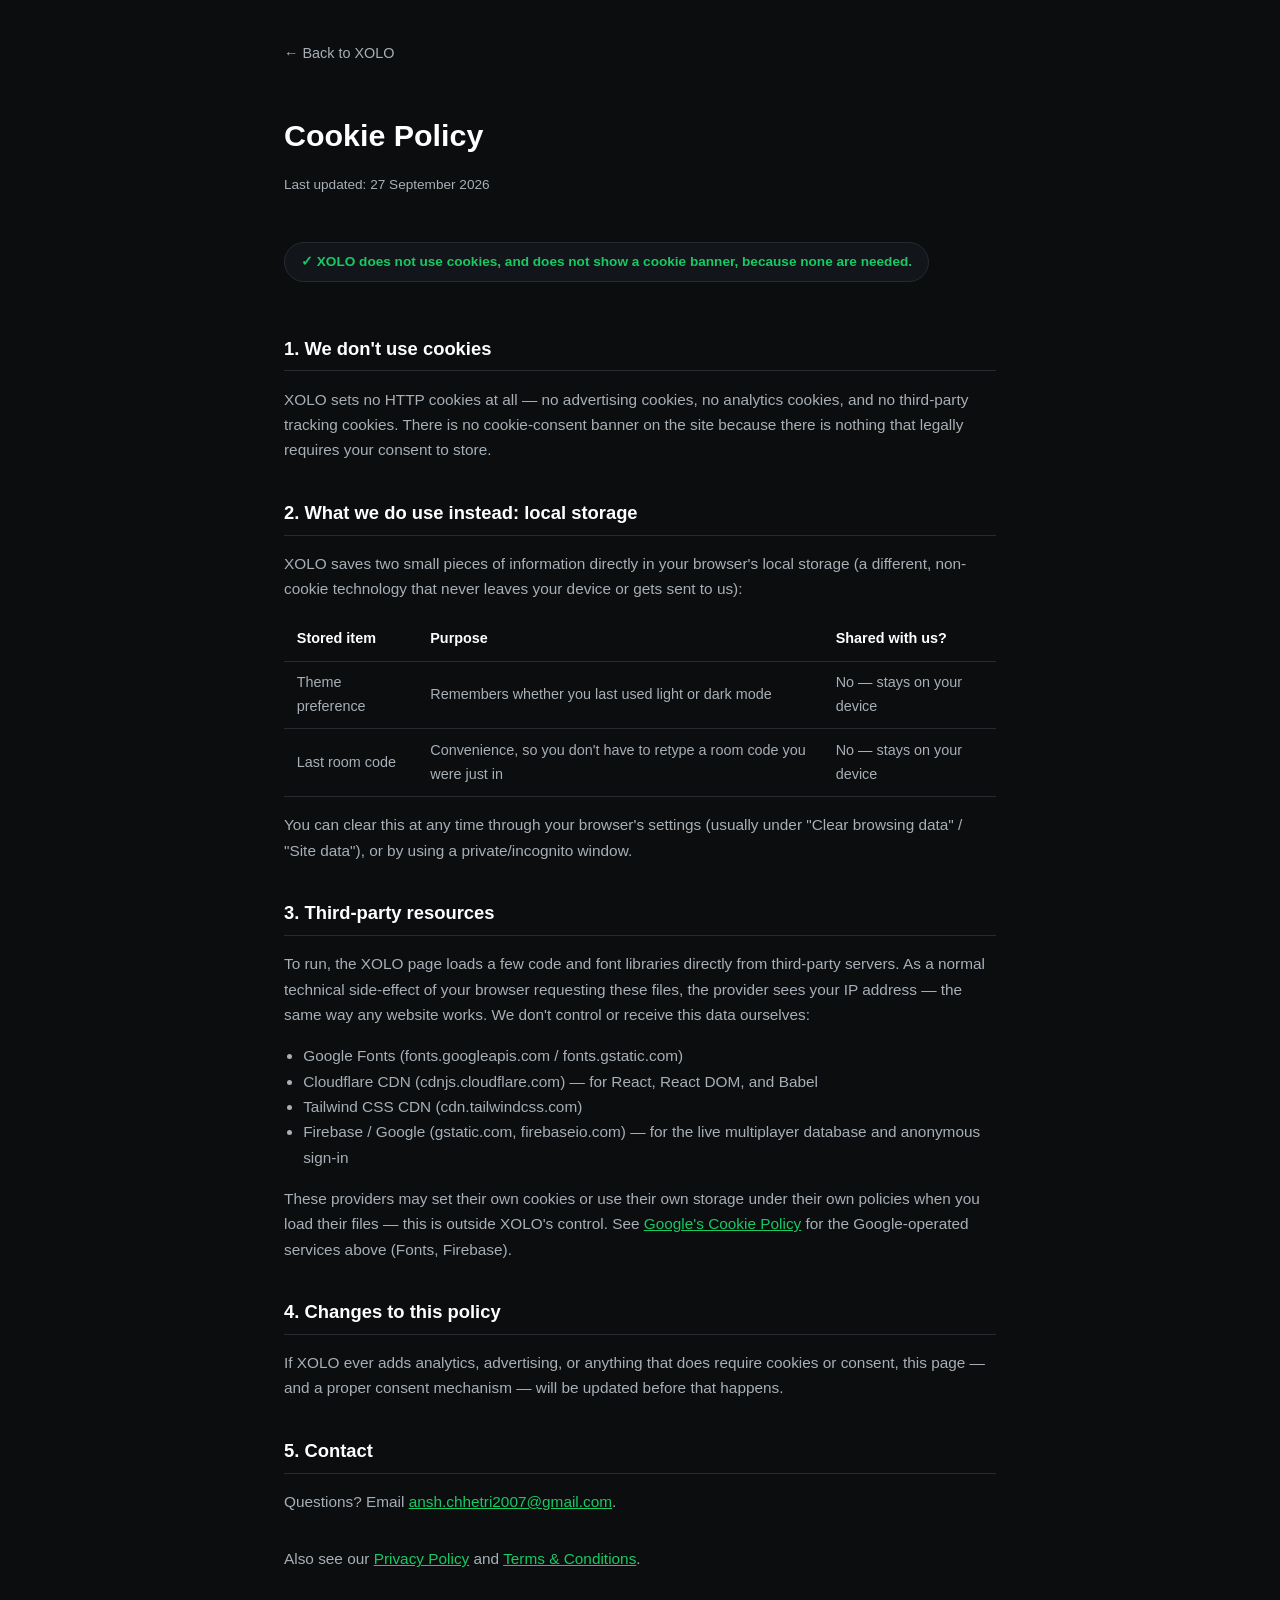
<file: cookies.html>
<!DOCTYPE html>
<html lang="en">
<head>
<meta charset="UTF-8">
<meta name="viewport" content="width=device-width, initial-scale=1">
<title>Cookie Policy — XOLO</title>
<style>
  :root { --bg:#0B0D0F; --surface:#12161A; --text:#FFFFFF; --text-secondary:#A7AFB7; --border:#252B31; --primary:#18C964; }
  * { box-sizing: border-box; }
  body { margin:0; background:var(--bg); color:var(--text); font-family: -apple-system, BlinkMacSystemFont, "Segoe UI", Roboto, Helvetica, Arial, sans-serif; line-height:1.65; }
  .wrap { max-width: 760px; margin: 0 auto; padding: 2.5rem 1.5rem 5rem; }
  a { color: var(--primary); }
  a:focus, button:focus, input:focus { outline: 2px solid var(--primary); outline-offset: 2px; }
  .back { display:inline-block; margin-bottom: 1.5rem; font-size: 0.9rem; color: var(--text-secondary); text-decoration:none; }
  .back:hover { color: var(--primary); }
  h1 { font-size: 1.9rem; margin-bottom: 0.25rem; }
  .updated { color: var(--text-secondary); font-size: 0.85rem; margin-bottom: 2rem; }
  h2 { font-size: 1.15rem; margin-top: 2.2rem; border-bottom: 1px solid var(--border); padding-bottom: 0.4rem; }
  p, li { color: var(--text-secondary); font-size: 0.96rem; }
  strong { color: var(--text); }
  ul { padding-left: 1.2rem; }
  table { width:100%; border-collapse: collapse; margin-top: 1rem; font-size: 0.9rem; }
  th, td { text-align:left; padding: 0.6rem 0.8rem; border-bottom: 1px solid var(--border); color: var(--text-secondary); }
  th { color: var(--text); }
  .badge { display:inline-block; background: var(--surface); border:1px solid var(--border); border-radius: 999px; padding: 0.5rem 1rem; font-size: 0.85rem; color: var(--primary); font-weight:600; margin-bottom: 1rem; }
</style>
</head>
<body>
<div class="wrap">
  <a class="back" href="./">← Back to XOLO</a>
  <h1>Cookie Policy</h1>
  <p class="updated">Last updated: 27 September 2026</p>

  <p class="badge">✓ XOLO does not use cookies, and does not show a cookie banner, because none are needed.</p>

  <h2>1. We don't use cookies</h2>
  <p>XOLO sets no HTTP cookies at all — no advertising cookies, no analytics cookies, and no third-party tracking cookies. There is no cookie-consent banner on the site because there is nothing that legally requires your consent to store.</p>

  <h2>2. What we do use instead: local storage</h2>
  <p>XOLO saves two small pieces of information directly in your browser's local storage (a different, non-cookie technology that never leaves your device or gets sent to us):</p>
  <table>
    <tr><th>Stored item</th><th>Purpose</th><th>Shared with us?</th></tr>
    <tr><td>Theme preference</td><td>Remembers whether you last used light or dark mode</td><td>No — stays on your device</td></tr>
    <tr><td>Last room code</td><td>Convenience, so you don't have to retype a room code you were just in</td><td>No — stays on your device</td></tr>
  </table>
  <p>You can clear this at any time through your browser's settings (usually under "Clear browsing data" / "Site data"), or by using a private/incognito window.</p>

  <h2>3. Third-party resources</h2>
  <p>To run, the XOLO page loads a few code and font libraries directly from third-party servers. As a normal technical side-effect of your browser requesting these files, the provider sees your IP address — the same way any website works. We don't control or receive this data ourselves:</p>
  <ul>
    <li>Google Fonts (fonts.googleapis.com / fonts.gstatic.com)</li>
    <li>Cloudflare CDN (cdnjs.cloudflare.com) — for React, React DOM, and Babel</li>
    <li>Tailwind CSS CDN (cdn.tailwindcss.com)</li>
    <li>Firebase / Google (gstatic.com, firebaseio.com) — for the live multiplayer database and anonymous sign-in</li>
  </ul>
  <p>These providers may set their own cookies or use their own storage under their own policies when you load their files — this is outside XOLO's control. See <a href="https://policies.google.com/technologies/cookies" target="_blank" rel="noopener">Google's Cookie Policy</a> for the Google-operated services above (Fonts, Firebase).</p>

  <h2>4. Changes to this policy</h2>
  <p>If XOLO ever adds analytics, advertising, or anything that does require cookies or consent, this page — and a proper consent mechanism — will be updated before that happens.</p>

  <h2>5. Contact</h2>
  <p>Questions? Email <a href="mailto:ansh.chhetri2007@gmail.com">ansh.chhetri2007@gmail.com</a>.</p>

  <p style="margin-top:2rem;">Also see our <a href="./privacy.html">Privacy Policy</a> and <a href="./terms.html">Terms &amp; Conditions</a>.</p>
</div>
</body>
</html>
</file>
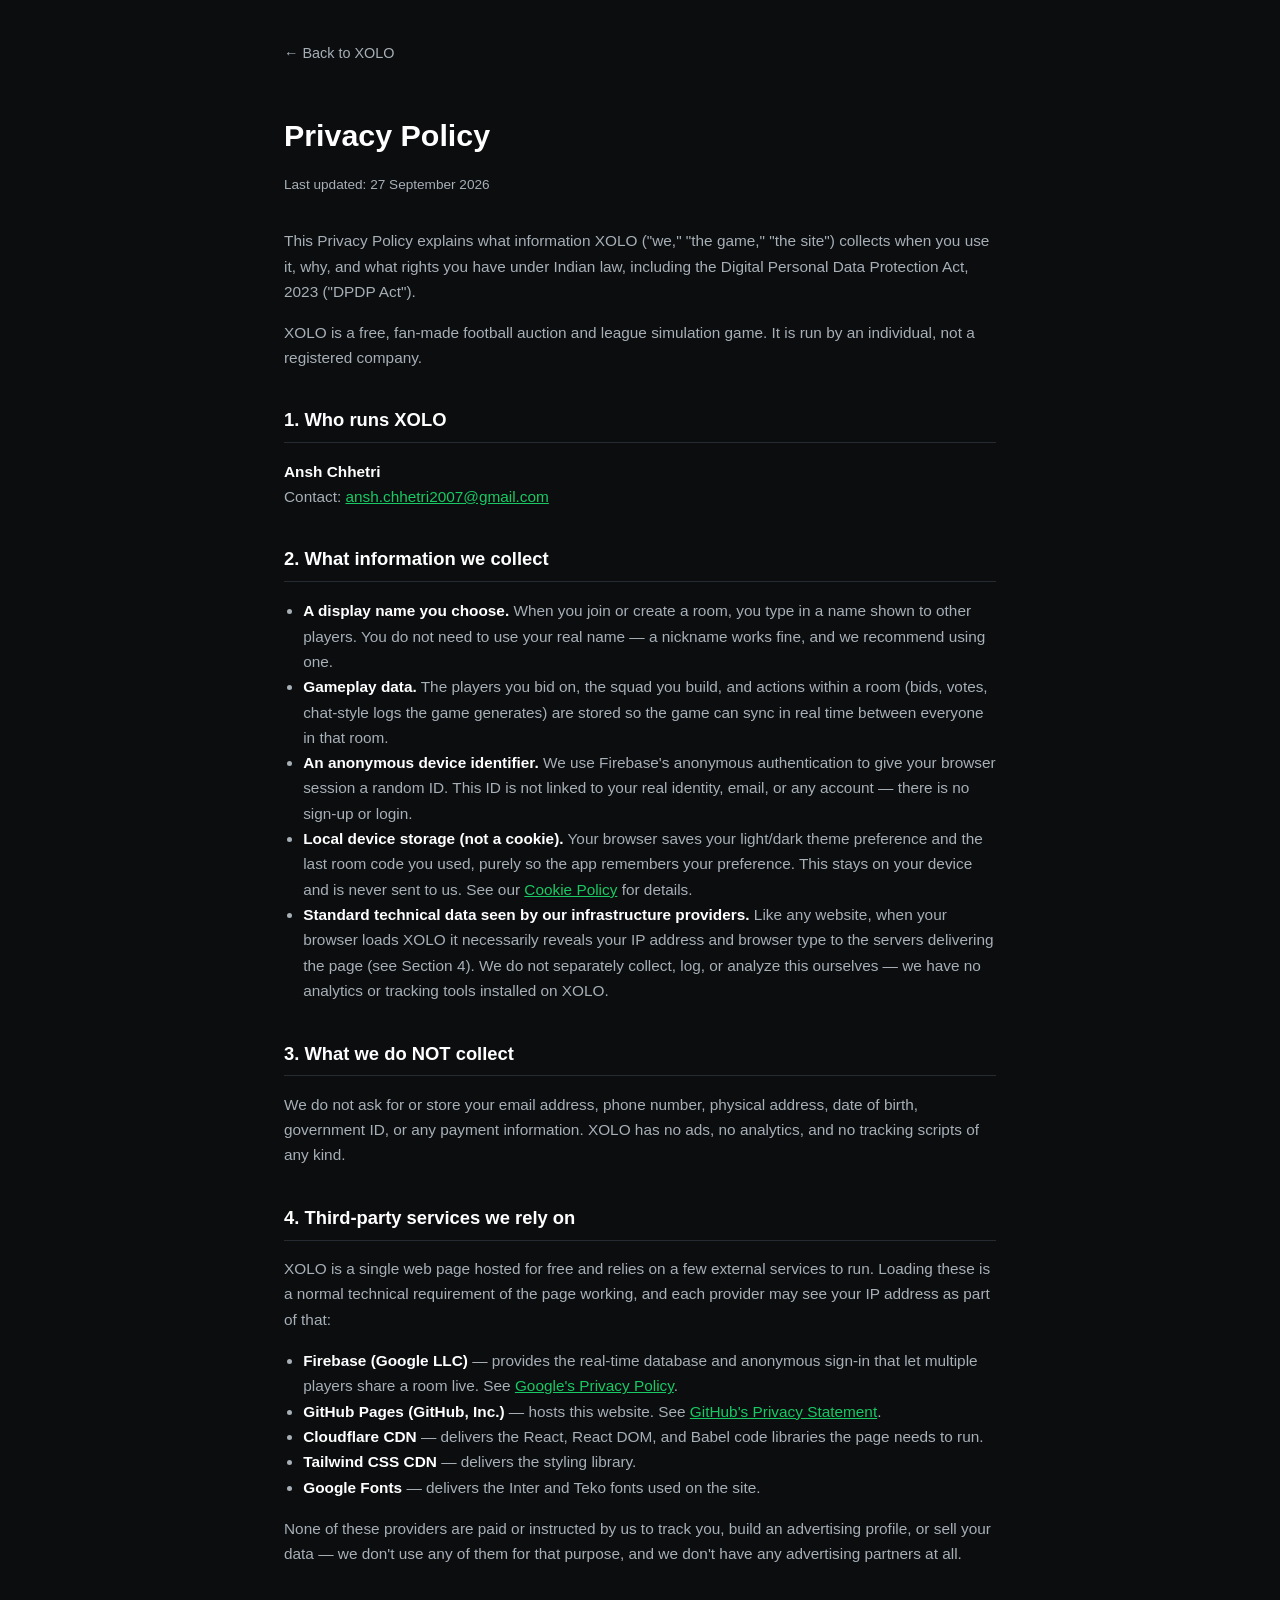
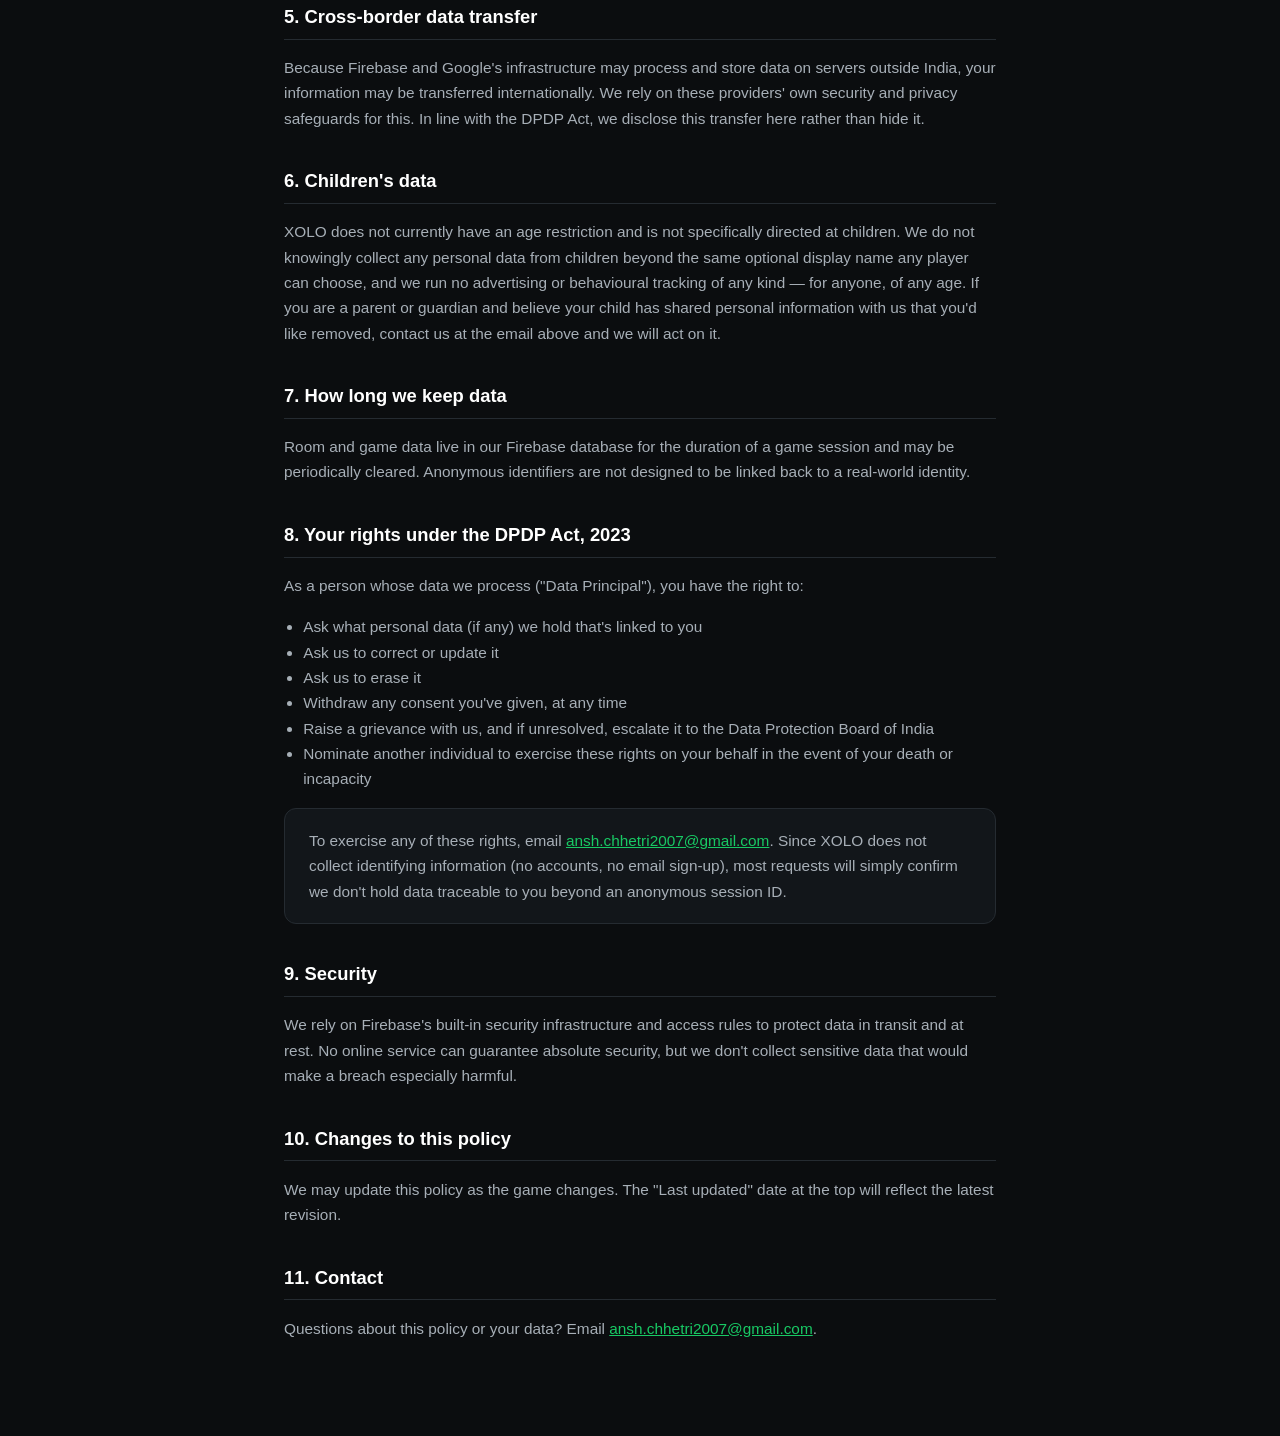
<file: privacy.html>
<!DOCTYPE html>
<html lang="en">
<head>
<meta charset="UTF-8">
<meta name="viewport" content="width=device-width, initial-scale=1">
<title>Privacy Policy — XOLO</title>
<style>
  :root { --bg:#0B0D0F; --surface:#12161A; --text:#FFFFFF; --text-secondary:#A7AFB7; --border:#252B31; --primary:#18C964; }
  * { box-sizing: border-box; }
  body { margin:0; background:var(--bg); color:var(--text); font-family: -apple-system, BlinkMacSystemFont, "Segoe UI", Roboto, Helvetica, Arial, sans-serif; line-height:1.65; }
  .wrap { max-width: 760px; margin: 0 auto; padding: 2.5rem 1.5rem 5rem; }
  a { color: var(--primary); }
  a:focus, button:focus, input:focus { outline: 2px solid var(--primary); outline-offset: 2px; }
  .back { display:inline-block; margin-bottom: 1.5rem; font-size: 0.9rem; color: var(--text-secondary); text-decoration:none; }
  .back:hover { color: var(--primary); }
  h1 { font-size: 1.9rem; margin-bottom: 0.25rem; }
  .updated { color: var(--text-secondary); font-size: 0.85rem; margin-bottom: 2rem; }
  h2 { font-size: 1.15rem; margin-top: 2.2rem; border-bottom: 1px solid var(--border); padding-bottom: 0.4rem; }
  p, li { color: var(--text-secondary); font-size: 0.96rem; }
  strong { color: var(--text); }
  ul { padding-left: 1.2rem; }
  .contact-box { background: var(--surface); border: 1px solid var(--border); border-radius: 12px; padding: 1.2rem 1.5rem; margin-top: 1rem; }
</style>
</head>
<body>
<div class="wrap">
  <a class="back" href="./">← Back to XOLO</a>
  <h1>Privacy Policy</h1>
  <p class="updated">Last updated: 27 September 2026</p>

  <p>This Privacy Policy explains what information XOLO ("we," "the game," "the site") collects when you use it, why, and what rights you have under Indian law, including the Digital Personal Data Protection Act, 2023 ("DPDP Act").</p>
  <p>XOLO is a free, fan-made football auction and league simulation game. It is run by an individual, not a registered company.</p>

  <h2>1. Who runs XOLO</h2>
  <p><strong>Ansh Chhetri</strong><br>Contact: <a href="mailto:ansh.chhetri2007@gmail.com">ansh.chhetri2007@gmail.com</a></p>

  <h2>2. What information we collect</h2>
  <ul>
    <li><strong>A display name you choose.</strong> When you join or create a room, you type in a name shown to other players. You do not need to use your real name — a nickname works fine, and we recommend using one.</li>
    <li><strong>Gameplay data.</strong> The players you bid on, the squad you build, and actions within a room (bids, votes, chat-style logs the game generates) are stored so the game can sync in real time between everyone in that room.</li>
    <li><strong>An anonymous device identifier.</strong> We use Firebase's anonymous authentication to give your browser session a random ID. This ID is not linked to your real identity, email, or any account — there is no sign-up or login.</li>
    <li><strong>Local device storage (not a cookie).</strong> Your browser saves your light/dark theme preference and the last room code you used, purely so the app remembers your preference. This stays on your device and is never sent to us. See our <a href="./cookies.html">Cookie Policy</a> for details.</li>
    <li><strong>Standard technical data seen by our infrastructure providers.</strong> Like any website, when your browser loads XOLO it necessarily reveals your IP address and browser type to the servers delivering the page (see Section 4). We do not separately collect, log, or analyze this ourselves — we have no analytics or tracking tools installed on XOLO.</li>
  </ul>

  <h2>3. What we do NOT collect</h2>
  <p>We do not ask for or store your email address, phone number, physical address, date of birth, government ID, or any payment information. XOLO has no ads, no analytics, and no tracking scripts of any kind.</p>

  <h2>4. Third-party services we rely on</h2>
  <p>XOLO is a single web page hosted for free and relies on a few external services to run. Loading these is a normal technical requirement of the page working, and each provider may see your IP address as part of that:</p>
  <ul>
    <li><strong>Firebase (Google LLC)</strong> — provides the real-time database and anonymous sign-in that let multiple players share a room live. See <a href="https://policies.google.com/privacy" target="_blank" rel="noopener">Google's Privacy Policy</a>.</li>
    <li><strong>GitHub Pages (GitHub, Inc.)</strong> — hosts this website. See <a href="https://docs.github.com/en/site-policy/privacy-policies/github-privacy-statement" target="_blank" rel="noopener">GitHub's Privacy Statement</a>.</li>
    <li><strong>Cloudflare CDN</strong> — delivers the React, React DOM, and Babel code libraries the page needs to run.</li>
    <li><strong>Tailwind CSS CDN</strong> — delivers the styling library.</li>
    <li><strong>Google Fonts</strong> — delivers the Inter and Teko fonts used on the site.</li>
  </ul>
  <p>None of these providers are paid or instructed by us to track you, build an advertising profile, or sell your data — we don't use any of them for that purpose, and we don't have any advertising partners at all.</p>

  <h2>5. Cross-border data transfer</h2>
  <p>Because Firebase and Google's infrastructure may process and store data on servers outside India, your information may be transferred internationally. We rely on these providers' own security and privacy safeguards for this. In line with the DPDP Act, we disclose this transfer here rather than hide it.</p>

  <h2>6. Children's data</h2>
  <p>XOLO does not currently have an age restriction and is not specifically directed at children. We do not knowingly collect any personal data from children beyond the same optional display name any player can choose, and we run no advertising or behavioural tracking of any kind — for anyone, of any age. If you are a parent or guardian and believe your child has shared personal information with us that you'd like removed, contact us at the email above and we will act on it.</p>

  <h2>7. How long we keep data</h2>
  <p>Room and game data live in our Firebase database for the duration of a game session and may be periodically cleared. Anonymous identifiers are not designed to be linked back to a real-world identity.</p>

  <h2>8. Your rights under the DPDP Act, 2023</h2>
  <p>As a person whose data we process ("Data Principal"), you have the right to:</p>
  <ul>
    <li>Ask what personal data (if any) we hold that's linked to you</li>
    <li>Ask us to correct or update it</li>
    <li>Ask us to erase it</li>
    <li>Withdraw any consent you've given, at any time</li>
    <li>Raise a grievance with us, and if unresolved, escalate it to the Data Protection Board of India</li>
    <li>Nominate another individual to exercise these rights on your behalf in the event of your death or incapacity</li>
  </ul>
  <div class="contact-box">
    <p style="margin:0;">To exercise any of these rights, email <a href="mailto:ansh.chhetri2007@gmail.com">ansh.chhetri2007@gmail.com</a>. Since XOLO does not collect identifying information (no accounts, no email sign-up), most requests will simply confirm we don't hold data traceable to you beyond an anonymous session ID.</p>
  </div>

  <h2>9. Security</h2>
  <p>We rely on Firebase's built-in security infrastructure and access rules to protect data in transit and at rest. No online service can guarantee absolute security, but we don't collect sensitive data that would make a breach especially harmful.</p>

  <h2>10. Changes to this policy</h2>
  <p>We may update this policy as the game changes. The "Last updated" date at the top will reflect the latest revision.</p>

  <h2>11. Contact</h2>
  <p>Questions about this policy or your data? Email <a href="mailto:ansh.chhetri2007@gmail.com">ansh.chhetri2007@gmail.com</a>.</p>
</div>
</body>
</html>
</file>
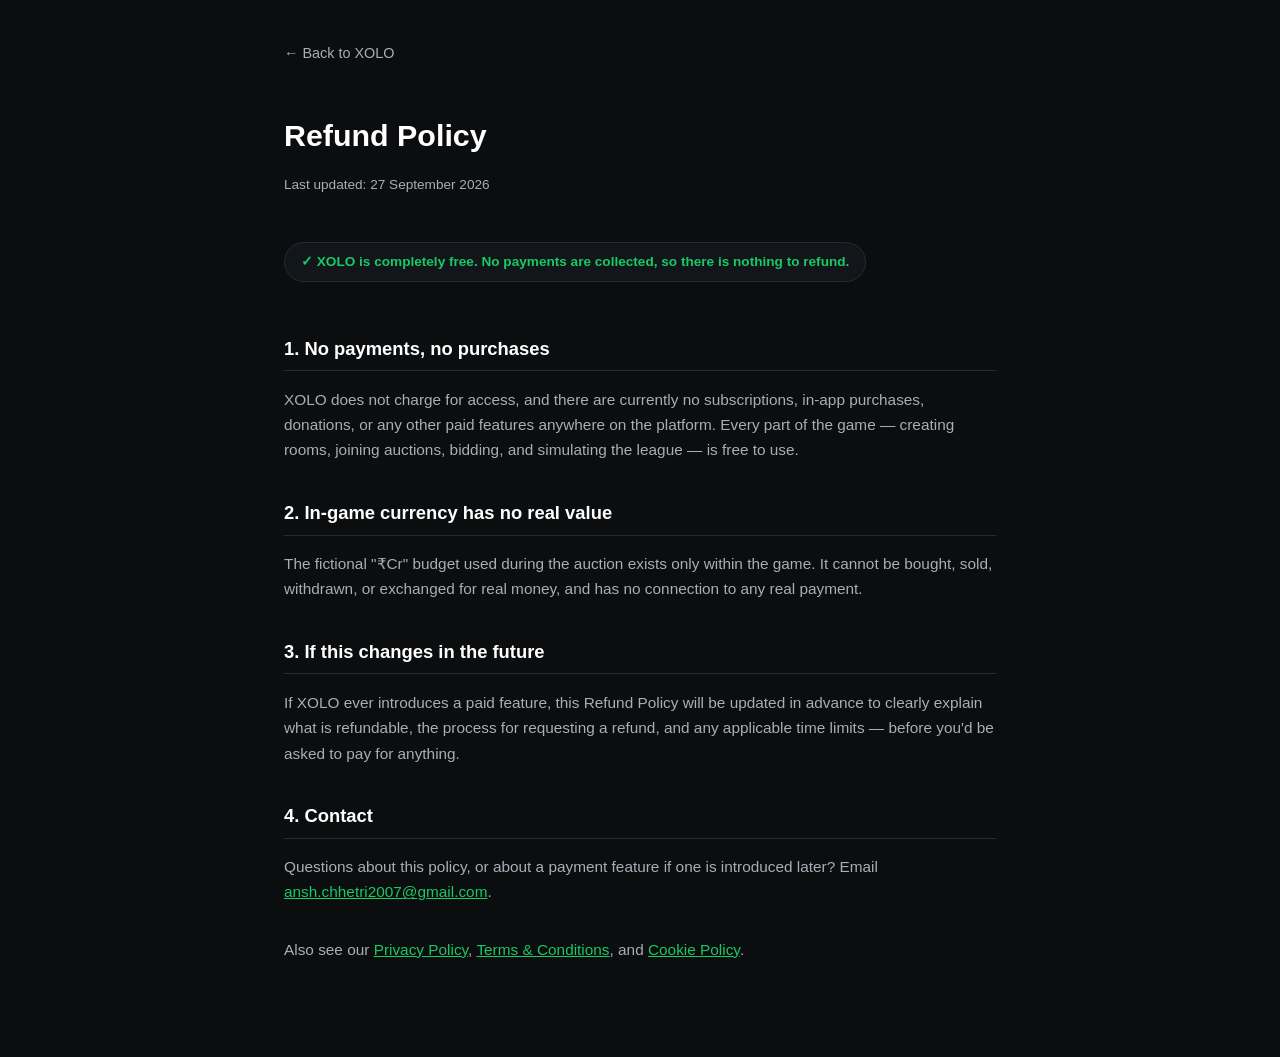
<file: refund.html>
<!DOCTYPE html>
<html lang="en">
<head>
<meta charset="UTF-8">
<meta name="viewport" content="width=device-width, initial-scale=1">
<title>Refund Policy — XOLO</title>
<style>
  :root { --bg:#0B0D0F; --surface:#12161A; --text:#FFFFFF; --text-secondary:#A7AFB7; --border:#252B31; --primary:#18C964; }
  * { box-sizing: border-box; }
  body { margin:0; background:var(--bg); color:var(--text); font-family: -apple-system, BlinkMacSystemFont, "Segoe UI", Roboto, Helvetica, Arial, sans-serif; line-height:1.65; }
  .wrap { max-width: 760px; margin: 0 auto; padding: 2.5rem 1.5rem 5rem; }
  a { color: var(--primary); }
  a:focus, button:focus, input:focus { outline: 2px solid var(--primary); outline-offset: 2px; }
  .back { display:inline-block; margin-bottom: 1.5rem; font-size: 0.9rem; color: var(--text-secondary); text-decoration:none; }
  .back:hover { color: var(--primary); }
  h1 { font-size: 1.9rem; margin-bottom: 0.25rem; }
  .updated { color: var(--text-secondary); font-size: 0.85rem; margin-bottom: 2rem; }
  h2 { font-size: 1.15rem; margin-top: 2.2rem; border-bottom: 1px solid var(--border); padding-bottom: 0.4rem; }
  p, li { color: var(--text-secondary); font-size: 0.96rem; }
  strong { color: var(--text); }
  .badge { display:inline-block; background: var(--surface); border:1px solid var(--border); border-radius: 999px; padding: 0.5rem 1rem; font-size: 0.85rem; color: var(--primary); font-weight:600; margin-bottom: 1rem; }
</style>
</head>
<body>
<div class="wrap">
  <a class="back" href="./">← Back to XOLO</a>
  <h1>Refund Policy</h1>
  <p class="updated">Last updated: 27 September 2026</p>

  <p class="badge">✓ XOLO is completely free. No payments are collected, so there is nothing to refund.</p>

  <h2>1. No payments, no purchases</h2>
  <p>XOLO does not charge for access, and there are currently no subscriptions, in-app purchases, donations, or any other paid features anywhere on the platform. Every part of the game — creating rooms, joining auctions, bidding, and simulating the league — is free to use.</p>

  <h2>2. In-game currency has no real value</h2>
  <p>The fictional "₹Cr" budget used during the auction exists only within the game. It cannot be bought, sold, withdrawn, or exchanged for real money, and has no connection to any real payment.</p>

  <h2>3. If this changes in the future</h2>
  <p>If XOLO ever introduces a paid feature, this Refund Policy will be updated in advance to clearly explain what is refundable, the process for requesting a refund, and any applicable time limits — before you'd be asked to pay for anything.</p>

  <h2>4. Contact</h2>
  <p>Questions about this policy, or about a payment feature if one is introduced later? Email <a href="mailto:ansh.chhetri2007@gmail.com">ansh.chhetri2007@gmail.com</a>.</p>

  <p style="margin-top:2rem;">Also see our <a href="./privacy.html">Privacy Policy</a>, <a href="./terms.html">Terms &amp; Conditions</a>, and <a href="./cookies.html">Cookie Policy</a>.</p>
</div>
</body>
</html>
</file>
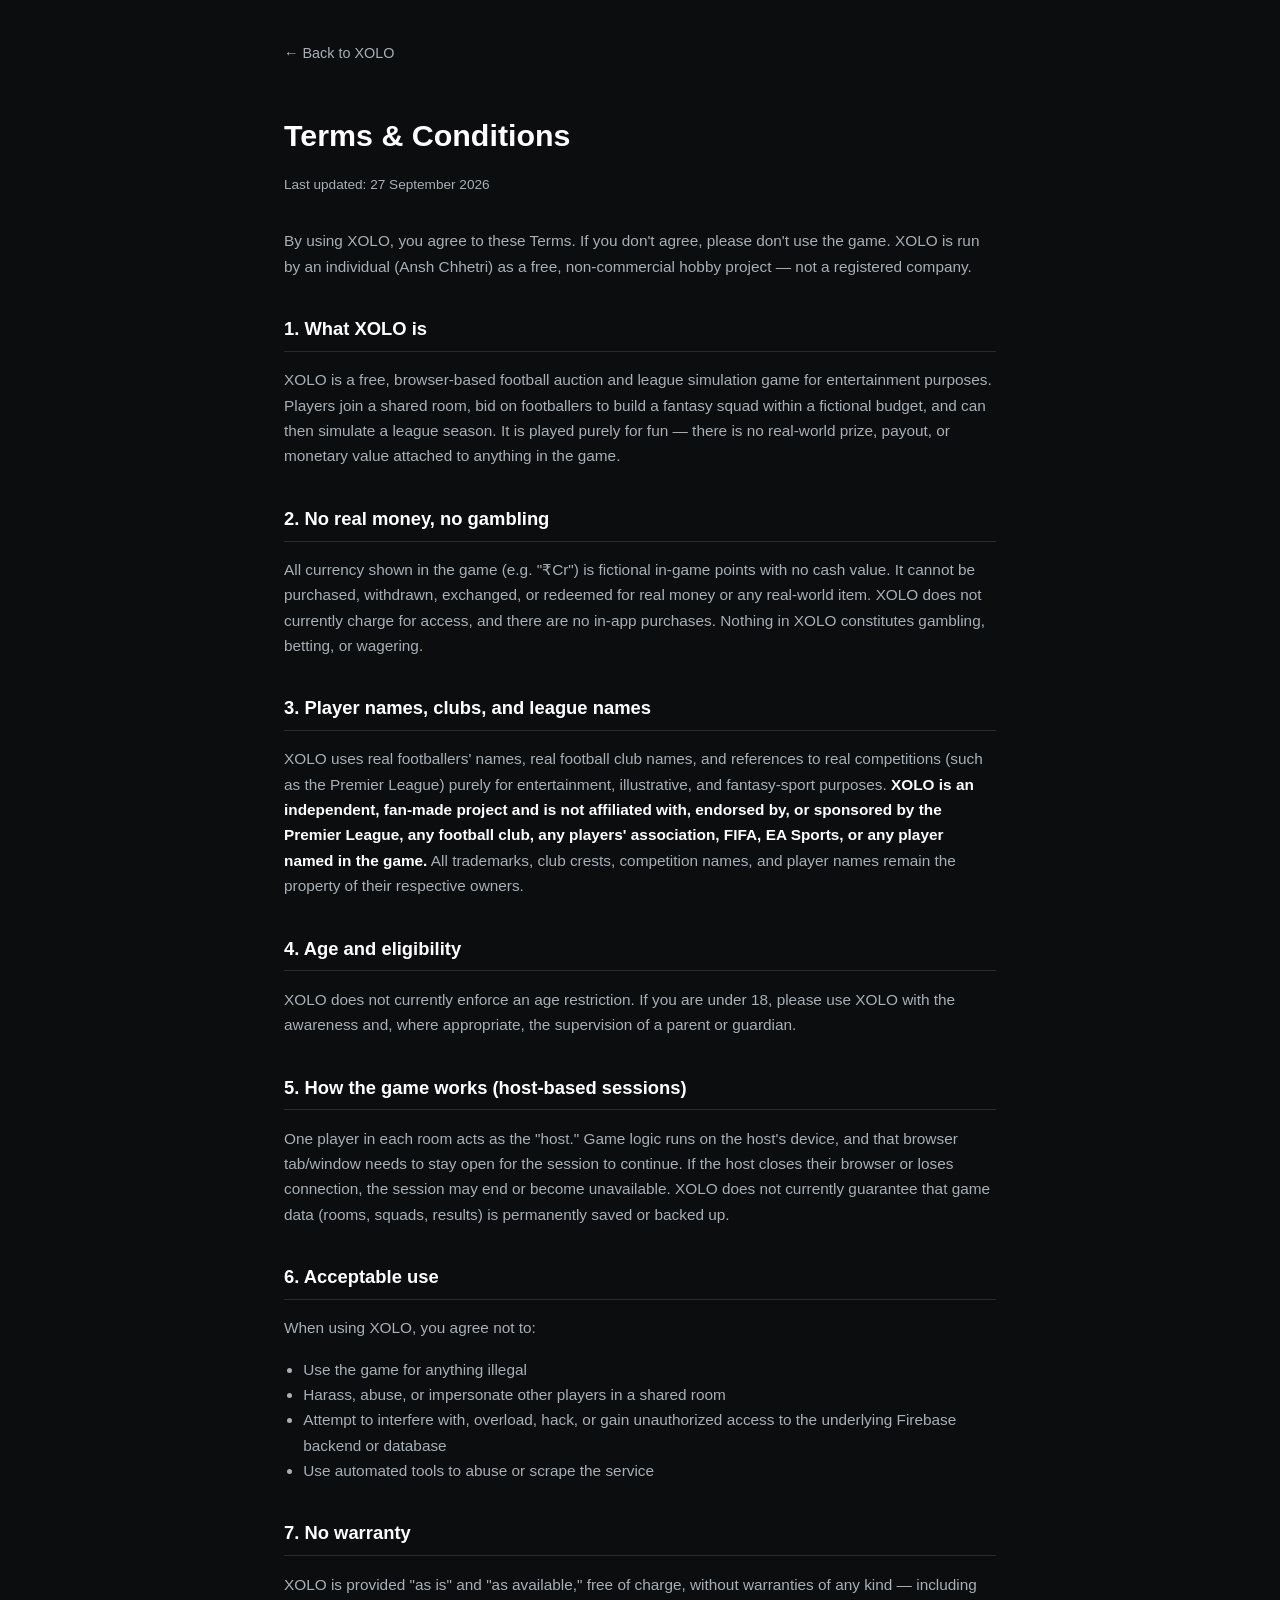
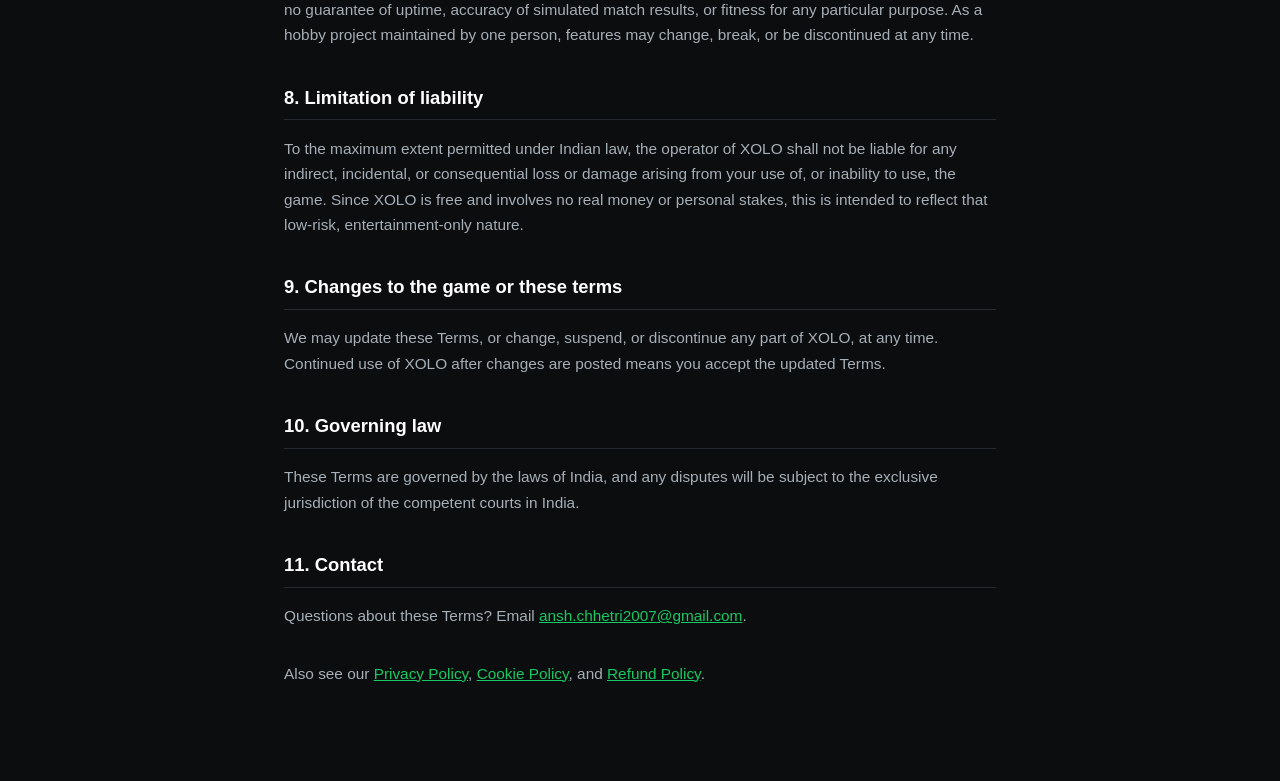
<file: terms.html>
<!DOCTYPE html>
<html lang="en">
<head>
<meta charset="UTF-8">
<meta name="viewport" content="width=device-width, initial-scale=1">
<title>Terms &amp; Conditions — XOLO</title>
<style>
  :root { --bg:#0B0D0F; --surface:#12161A; --text:#FFFFFF; --text-secondary:#A7AFB7; --border:#252B31; --primary:#18C964; }
  * { box-sizing: border-box; }
  body { margin:0; background:var(--bg); color:var(--text); font-family: -apple-system, BlinkMacSystemFont, "Segoe UI", Roboto, Helvetica, Arial, sans-serif; line-height:1.65; }
  .wrap { max-width: 760px; margin: 0 auto; padding: 2.5rem 1.5rem 5rem; }
  a { color: var(--primary); }
  a:focus, button:focus, input:focus { outline: 2px solid var(--primary); outline-offset: 2px; }
  .back { display:inline-block; margin-bottom: 1.5rem; font-size: 0.9rem; color: var(--text-secondary); text-decoration:none; }
  .back:hover { color: var(--primary); }
  h1 { font-size: 1.9rem; margin-bottom: 0.25rem; }
  .updated { color: var(--text-secondary); font-size: 0.85rem; margin-bottom: 2rem; }
  h2 { font-size: 1.15rem; margin-top: 2.2rem; border-bottom: 1px solid var(--border); padding-bottom: 0.4rem; }
  p, li { color: var(--text-secondary); font-size: 0.96rem; }
  strong { color: var(--text); }
  ul { padding-left: 1.2rem; }
</style>
</head>
<body>
<div class="wrap">
  <a class="back" href="./">← Back to XOLO</a>
  <h1>Terms &amp; Conditions</h1>
  <p class="updated">Last updated: 27 September 2026</p>

  <p>By using XOLO, you agree to these Terms. If you don't agree, please don't use the game. XOLO is run by an individual (Ansh Chhetri) as a free, non-commercial hobby project — not a registered company.</p>

  <h2>1. What XOLO is</h2>
  <p>XOLO is a free, browser-based football auction and league simulation game for entertainment purposes. Players join a shared room, bid on footballers to build a fantasy squad within a fictional budget, and can then simulate a league season. It is played purely for fun — there is no real-world prize, payout, or monetary value attached to anything in the game.</p>

  <h2>2. No real money, no gambling</h2>
  <p>All currency shown in the game (e.g. "₹Cr") is fictional in-game points with no cash value. It cannot be purchased, withdrawn, exchanged, or redeemed for real money or any real-world item. XOLO does not currently charge for access, and there are no in-app purchases. Nothing in XOLO constitutes gambling, betting, or wagering.</p>

  <h2>3. Player names, clubs, and league names</h2>
  <p>XOLO uses real footballers' names, real football club names, and references to real competitions (such as the Premier League) purely for entertainment, illustrative, and fantasy-sport purposes. <strong>XOLO is an independent, fan-made project and is not affiliated with, endorsed by, or sponsored by the Premier League, any football club, any players' association, FIFA, EA Sports, or any player named in the game.</strong> All trademarks, club crests, competition names, and player names remain the property of their respective owners.</p>

  <h2>4. Age and eligibility</h2>
  <p>XOLO does not currently enforce an age restriction. If you are under 18, please use XOLO with the awareness and, where appropriate, the supervision of a parent or guardian.</p>

  <h2>5. How the game works (host-based sessions)</h2>
  <p>One player in each room acts as the "host." Game logic runs on the host's device, and that browser tab/window needs to stay open for the session to continue. If the host closes their browser or loses connection, the session may end or become unavailable. XOLO does not currently guarantee that game data (rooms, squads, results) is permanently saved or backed up.</p>

  <h2>6. Acceptable use</h2>
  <p>When using XOLO, you agree not to:</p>
  <ul>
    <li>Use the game for anything illegal</li>
    <li>Harass, abuse, or impersonate other players in a shared room</li>
    <li>Attempt to interfere with, overload, hack, or gain unauthorized access to the underlying Firebase backend or database</li>
    <li>Use automated tools to abuse or scrape the service</li>
  </ul>

  <h2>7. No warranty</h2>
  <p>XOLO is provided "as is" and "as available," free of charge, without warranties of any kind — including no guarantee of uptime, accuracy of simulated match results, or fitness for any particular purpose. As a hobby project maintained by one person, features may change, break, or be discontinued at any time.</p>

  <h2>8. Limitation of liability</h2>
  <p>To the maximum extent permitted under Indian law, the operator of XOLO shall not be liable for any indirect, incidental, or consequential loss or damage arising from your use of, or inability to use, the game. Since XOLO is free and involves no real money or personal stakes, this is intended to reflect that low-risk, entertainment-only nature.</p>

  <h2>9. Changes to the game or these terms</h2>
  <p>We may update these Terms, or change, suspend, or discontinue any part of XOLO, at any time. Continued use of XOLO after changes are posted means you accept the updated Terms.</p>

  <h2>10. Governing law</h2>
  <!-- Optional: you can replace "India" with a specific city/state (e.g. "the courts of Siliguri, West Bengal") for a more precise jurisdiction clause if you'd like. -->
  <p>These Terms are governed by the laws of India, and any disputes will be subject to the exclusive jurisdiction of the competent courts in India.</p>

  <h2>11. Contact</h2>
  <p>Questions about these Terms? Email <a href="mailto:ansh.chhetri2007@gmail.com">ansh.chhetri2007@gmail.com</a>.</p>

  <p style="margin-top:2rem;">Also see our <a href="./privacy.html">Privacy Policy</a>, <a href="./cookies.html">Cookie Policy</a>, and <a href="./refund.html">Refund Policy</a>.</p>
</div>
</body>
</html>
</file>
